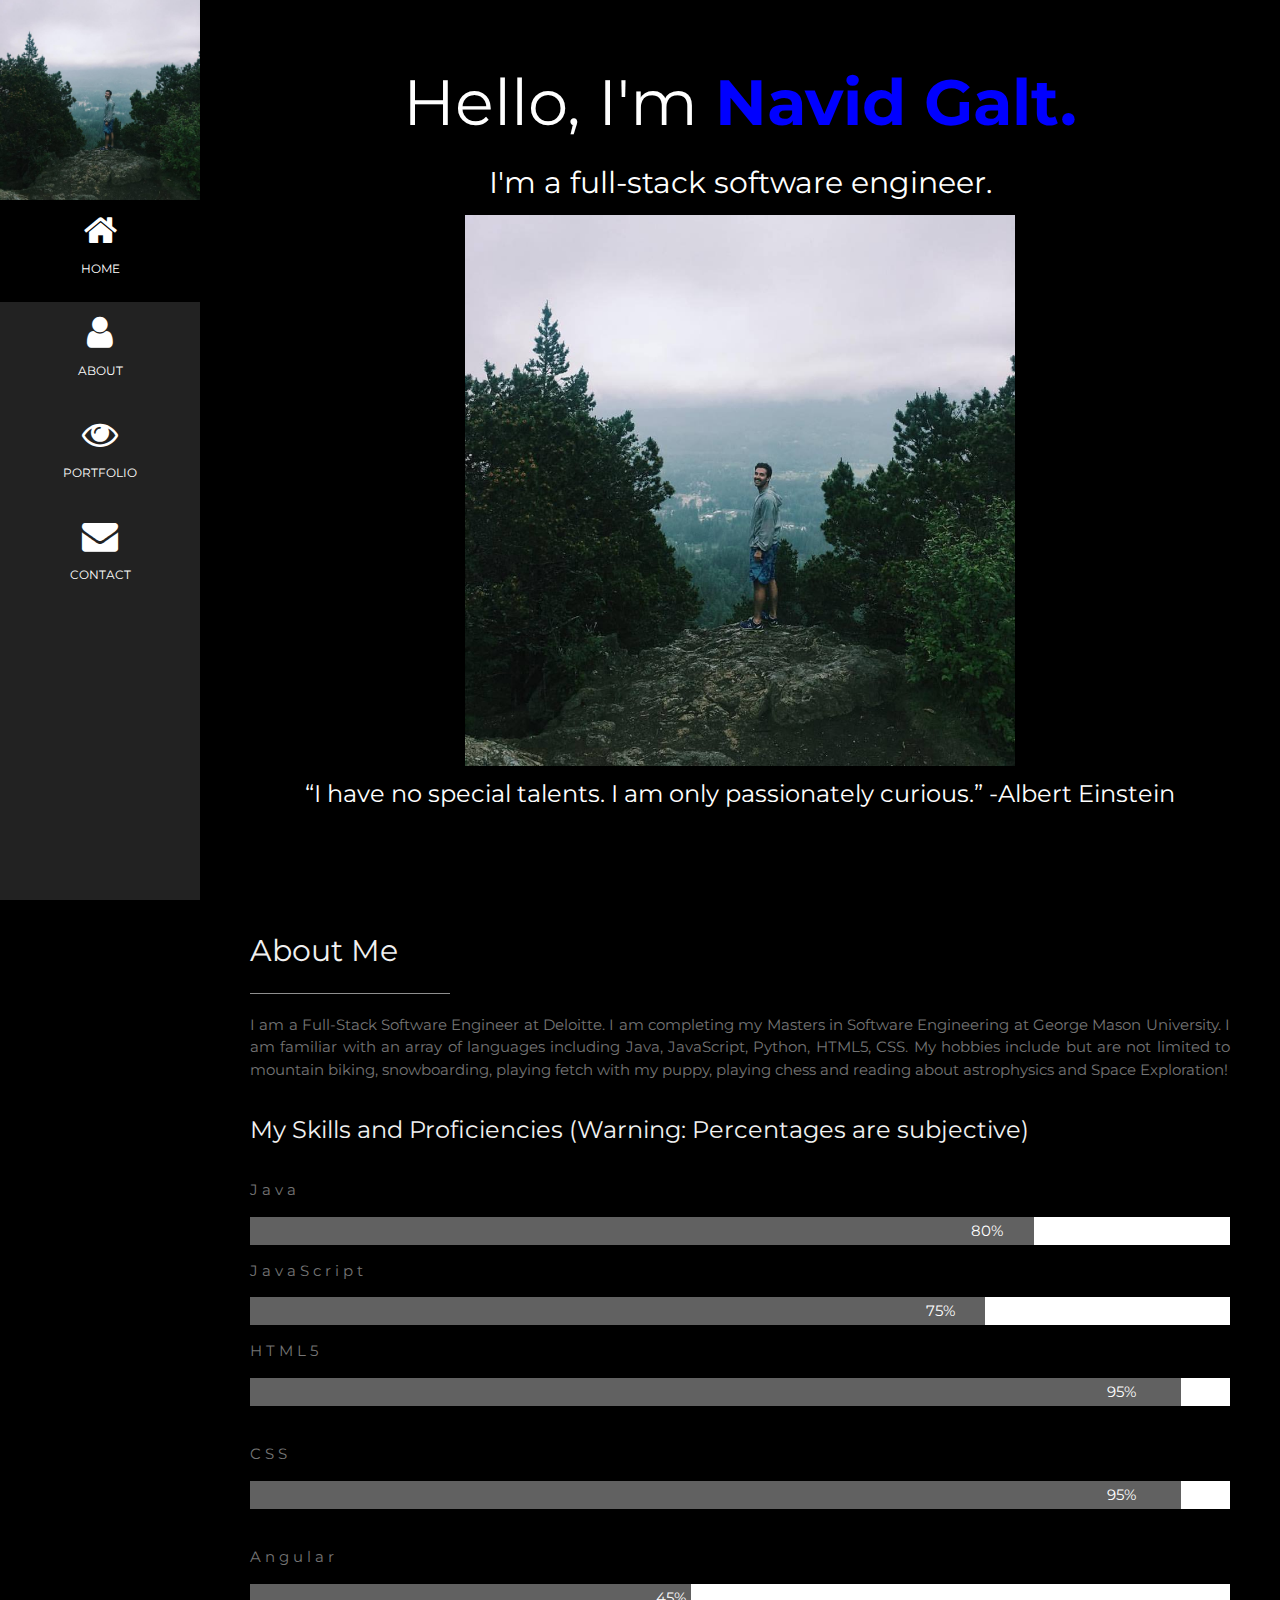
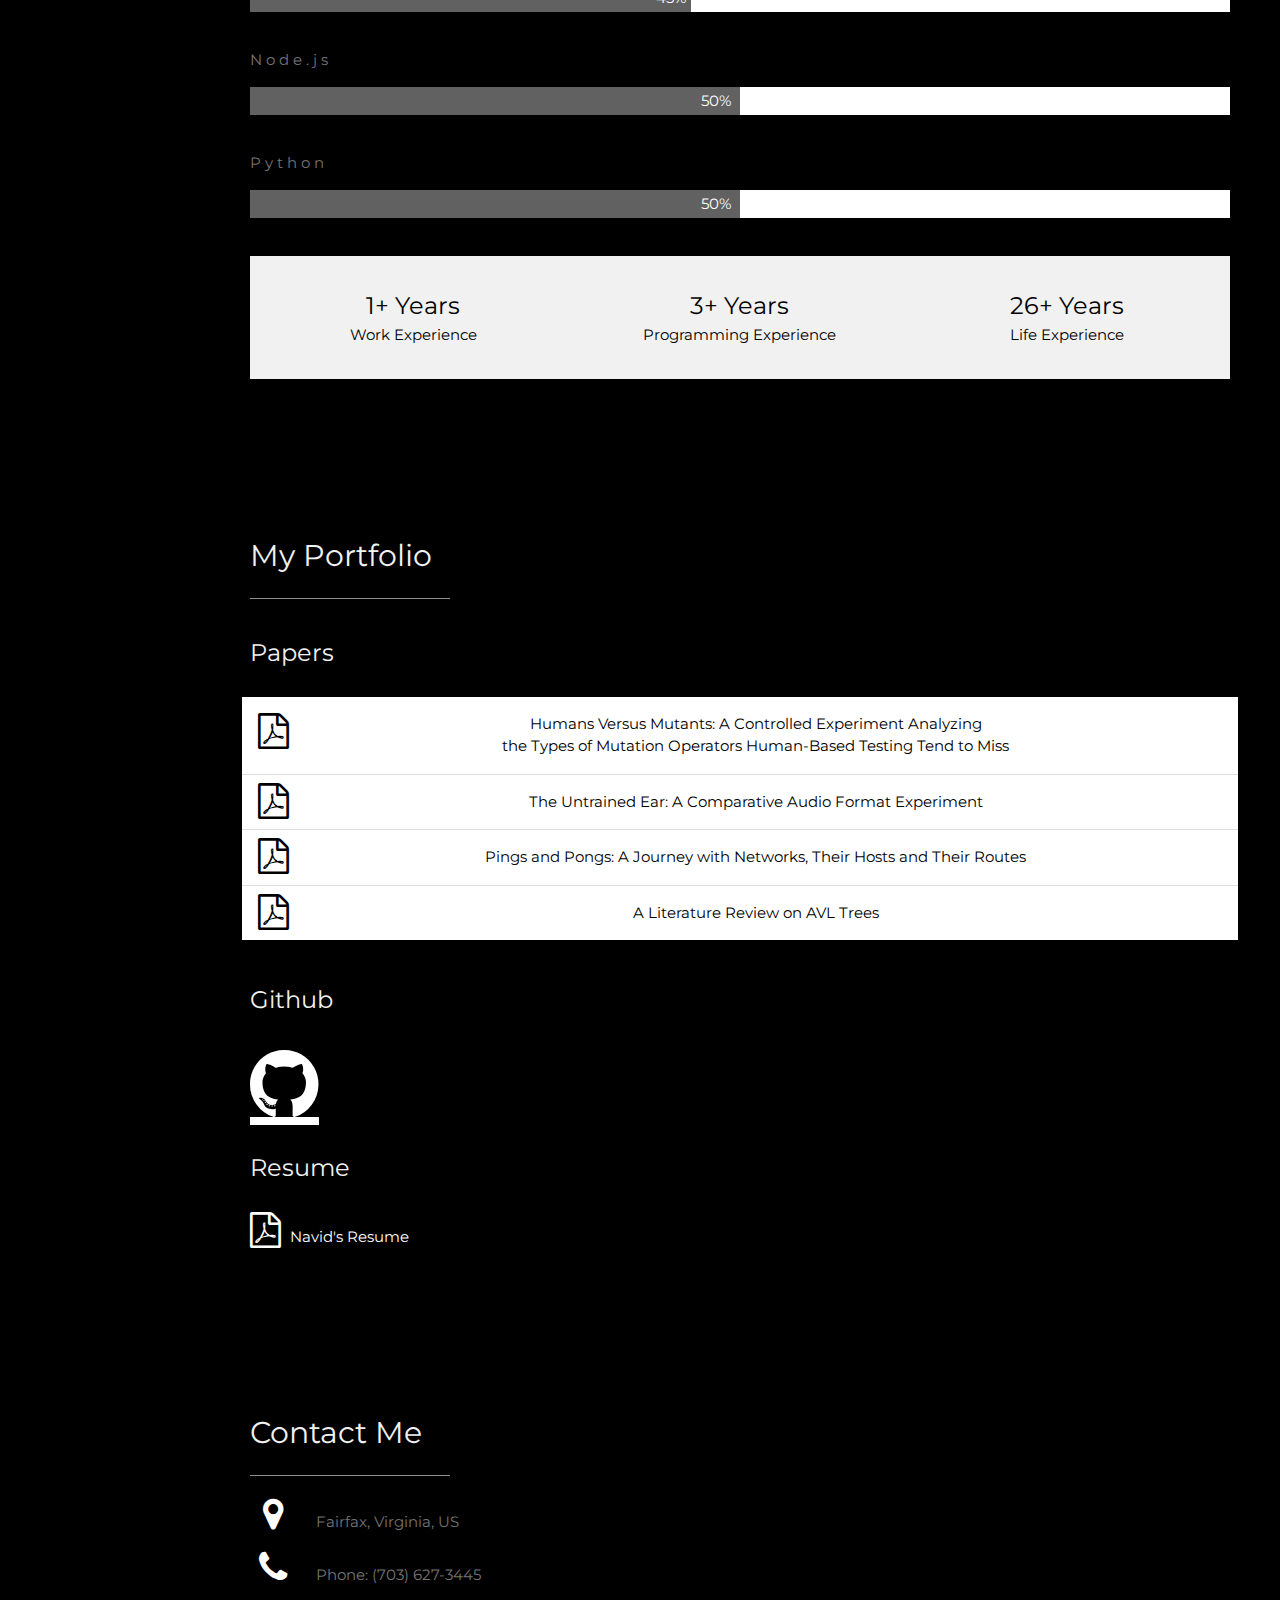
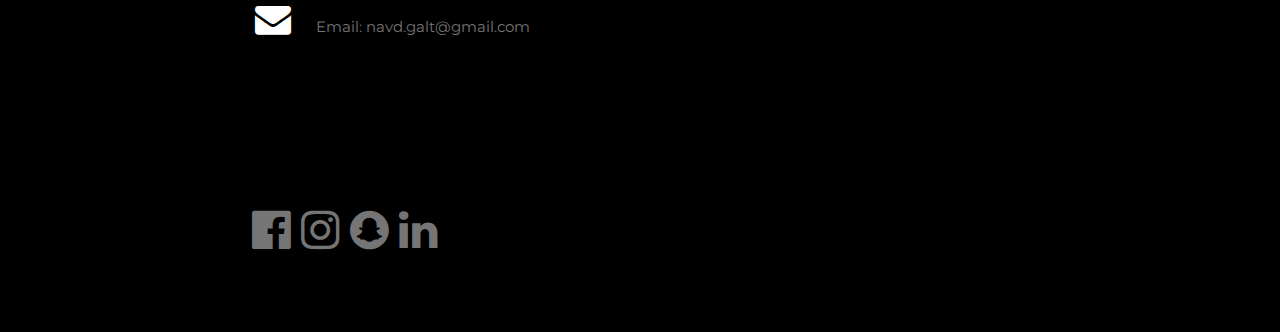
<file: index.html>
<!DOCTYPE html>
<html>
	<head>
		<title>Navid's Website</title>
		<meta charset="UTF-8">
		<meta name="viewport" content="width=device-width, initial-scale=1">
		<link rel="stylesheet" href="css/index.css">
		<link rel="stylesheet" href="https://www.w3schools.com/w3css/4/w3.css">
		<link rel="stylesheet" href="https://fonts.googleapis.com/css?family=Montserrat">
		<link rel="stylesheet" href="https://cdnjs.cloudflare.com/ajax/libs/font-awesome/4.7.0/css/font-awesome.min.css">
		<script src="https://ajax.googleapis.com/ajax/libs/jquery/3.4.1/jquery.min.js"></script>
		<script src="js/script.js"></script>
	</head>
	<body class="w3-black">
		<!-- Icon Bar (Sidebar - hidden on small screens) -->
		<nav class="w3-sidebar w3-bar-block w3-small w3-hide-small w3-center">
			<!-- Avatar image in top left corner -->
			<img src="images/mountain.jpg" style="width:100%">
			<a id="homeTab" href="#" class="w3-bar-item w3-button w3-padding-large w3-hover-black panel-buttons"
			onclick="tabActive(this, 'home')">
				<i class="fa fa-home w3-xxlarge"></i>
				<p>HOME</p>
			</a>
			<a id="aboutTab" href="#about" class="w3-bar-item w3-button w3-padding-large w3-hover-black panel-buttons"
				onclick="tabActive(this, 'about')">
				<i class="fa fa-user w3-xxlarge"></i>
				<p>ABOUT</p>
			</a>
			<a id="photosTab" href="#photos" class="w3-bar-item w3-button w3-padding-large w3-hover-black panel-buttons"
				onclick="tabActive(this, 'photos')">
				<i class="fa fa-eye w3-xxlarge"></i>
				<p>PORTFOLIO</p>
			</a>
			<a id="contactTab" href="#contact" class="w3-bar-item w3-button w3-padding-large w3-hover-black panel-buttons"
				onclick="tabActive(this, 'contact')">
				<i class="fa fa-envelope w3-xxlarge"></i>
				<p>CONTACT</p>
			</a>
		</nav>

		<!-- Navbar on small screens (Hidden on medium and large screens) -->
		<div class="w3-top w3-hide-large w3-hide-medium" id="myNavbar">
			<div class="w3-bar w3-black w3-opacity w3-hover-opacity-off w3-center w3-small">
				<a id="homeTab" href="#" class="w3-bar-item w3-button" style="width:25% !important">HOME</a>
				<a id="aboutTab" href="#about" class="w3-bar-item w3-button" style="width:25% !important">ABOUT</a>
				<a id="photosTab" href="#photos" class="w3-bar-item w3-button" style="width:25% !important">PORTFOLIO</a>
				<a id="contactTab" href="#contact" class="w3-bar-item w3-button" style="width:25% !important">CONTACT</a>
			</div>
		</div>

		<!-- Page Content -->
		<div class="w3-padding-large" id="main">
			<!-- Header/Home -->
			<header class="w3-container w3-padding-32 w3-center w3-black" id="home">
				<h2 class="w3-jumbo"><span class="w3-hide-small">Hello, I'm</span> <span style="color:blue;"><b>Navid Galt.</b></span></h2>
				<h2>I'm a full-stack software engineer.</h2>
				<img src="images/mountain.jpg" alt="boy" class="w3-image" width="550" height="500">
				<h3>
					<q>I have no special talents. I am only passionately curious.</q>
					-Albert Einstein
				</h3>
			</header>

			<!-- About Section -->
			<div class="w3-content w3-justify w3-text-grey w3-padding-64" id="about">
				<h2 class="w3-text-light-grey">About Me</h2>
				<hr style="width:200px" class="w3-opacity">
				<p>I am a Full-Stack Software Engineer at Deloitte. I am completing my Masters in Software Engineering at George
					Mason University. I am familiar with an array of languages including Java, JavaScript, Python, HTML5, CSS.
					My hobbies include but are not limited to mountain biking, snowboarding, playing fetch with my puppy, playing chess and reading about
					astrophysics and Space Exploration!
				</p>
				<h3 class="w3-padding-16 w3-text-light-grey">My Skills and Proficiencies (Warning: Percentages are subjective)
				</h3>
				<p class="w3-wide">Java</p>
				<div class="w3-white">
					<div class="w3-dark-grey" style="height:28px;width:80%"><p class="percentage-text">80%</p></div>
				</div>
				<p class="w3-wide">JavaScript</p>
				<div class="w3-white">
					<div class="w3-dark-grey" style="height:28px;width:75%"><p class="percentage-text">75%</p></div>
				</div>
				<p class="w3-wide">HTML5</p>
				<div class="w3-white">
					<div class="w3-dark-grey" style="height:28px;width:95%"><p class="percentage-text">95%</p></div>
				</div><br>
				<p class="w3-wide">CSS</p>
				<div class="w3-white">
					<div class="w3-dark-grey" style="height:28px;width:95%"><p class="percentage-text">95%</p></div>
				</div><br>
				<p class="w3-wide">Angular</p>
				<div class="w3-white">
					<div class="w3-dark-grey" style="height:28px;width:45%"><p class="percentage-text">45%</p></div>
				</div><br>
				<p class="w3-wide">Node.js</p>
				<div class="w3-white">
					<div class="w3-dark-grey" style="height:28px;width:50%"><p class="percentage-text">50%</p></div>
				</div><br>
				<p class="w3-wide">Python</p>
				<div class="w3-white">
					<div class="w3-dark-grey" style="height:28px;width:50%"><p class="percentage-text">50%</p></div>
				</div><br>

				<div class="w3-row w3-center w3-padding-16 w3-section w3-light-grey">
					<div class="w3-third w3-section">
						<span class="w3-xlarge">1+ Years</span><br>
						Work Experience
					</div>
					<div class="w3-third w3-section">
						<span class="w3-xlarge">3+ Years</span><br>
						Programming Experience
					</div>
					<div class="w3-third w3-section">
						<span class="w3-xlarge">26+ Years</span><br>
						Life Experience
					</div>
				</div>
			</div>

			<!-- Portfolio Section -->
			<div class="w3-padding-64 w3-content" id="photos">
				<h2 class="w3-text-light-grey">My Portfolio</h2>
				<hr style="width:200px" class="w3-opacity">
				<!-- Grid for papers -->
				<h3 class="w3-padding-16 w3-text-light-grey">Papers</h3>
				<div class="w3-row-padding" style="margin:0 -16px">
					<div class="w3-full w3-margin-bottom">
						<ul class="w3-ul w3-white w3-center">
							<li class="w3-padding-16">
								<a href="pdfs/NavidMutationFinalPaper.pdf" target="_blank" class="fa fa-file-pdf-o pdf-icon"></a>
								Humans Versus Mutants: A Controlled Experiment Analyzing <br> the Types of Mutation Operators Human-Based
								Testing Tend to Miss
							</li>
							<li class="w3-padding-16">
								<a href="pdfs/TheUntrainedEar" target="_blank" class="fa fa-file-pdf-o pdf-icon"
									style="line-height:20px;"></a>
								The Untrained Ear: A Comparative Audio Format Experiment
							</li>
							<li class="w3-padding-16">
								<a href="pdfs/PingsAndPongs.pdf" target="_blank" class="fa fa-file-pdf-o pdf-icon"
									style="line-height:20px;"></a>
								Pings and Pongs: A Journey with Networks, Their Hosts and Their Routes
							</li>
							<li class="w3-padding-16">
								<a href="pdfs/AVLTrees.pdf" target="_blank" class="fa fa-file-pdf-o pdf-icon"
									style="line-height:20px;"></a>
								A Literature Review on AVL Trees
							</li>
						</ul>
					</div>
				</div>
	
				<h3 class="w3-padding-16 w3-text-light-grey">Github</h3>
				<a href="https://github.com/NavidG23" class="fa fa-github github-icon"></a>

				<!-- Grid for photos -->
				<h3 class="w3-padding-16 w3-text-light-grey">Resume</h3>
				<a href="pdfs/Navid Programming Resume.pdf" class="fa fa-file-pdf-o pdf-icon"></a>
				<p class="my-resume-text">Navid's Resume</p>
			</div>

			<!-- Contact Section -->
			<div class="w3-padding-64 w3-content w3-text-grey" id="contact">
				<h2 class="w3-text-light-grey">Contact Me</h2>
				<hr style="width:200px" class="w3-opacity">

				<div class="w3-section">
					<p><i class="fa fa-map-marker fa-fw w3-text-white w3-xxlarge w3-margin-right"></i> Fairfax, Virginia, US</p>
					<p><i class="fa fa-phone fa-fw w3-text-white w3-xxlarge w3-margin-right"></i> Phone: (703) 627-3445</p>
					<p><i class="fa fa-envelope fa-fw w3-text-white w3-xxlarge w3-margin-right"> </i> Email: navd.galt@gmail.com</p>
				</div><br>
			</div>

			<!-- Footer -->
			<footer class="w3-content w3-padding-64 w3-text-grey w3-xlarge">
				<a href="https://www.facebook.com/navid.galt" class="fa fa-facebook-official w3-hover-opacity social-media-icons"
					target="_blank"></a>
				<a href="https://www.instagram.com/ngalt23/" class="fa fa-instagram w3-hover-opacity social-media-icons"
					target="_blank"></a>
				<a href="https://www.snapchat.com/add/ngalt" class="fa fa-snapchat w3-hover-opacity social-media-icons"
					target="_blank"></a>
				<a href="https://www.linkedin.com/in/navid-galt-7a39b0bb/"
					class="fa fa-linkedin w3-hover-opacity social-media-icons" target="_blank"></a>
			</footer>
		</div>
	</body>
</html>
</file>
<file: css/index.css>
.w3-row-padding img {
	margin-bottom: 12px !important;
}
/* Set the width of the sidebar to 120px */
.w3-sidebar {
	background: #222 !important;
}

body, h1,h2,h3,h4,h5,h6 {
	font-family: "Montserrat", sans-serif !important;
}

/* Add a left margin to the "page content" that matches the width of the sidebar (120px) */
#main {
	margin-left: 200px !important;
}

/* Remove margins from "page content" on small screens */
@media only screen and (max-width: 600px) {
	#main {
		margin-left: 0 !important;
	}
}

.pdf-icon {
	font-size:36px !important;
	float: left;
}
.pdf-icon:hover {
	font-size:52px !important;
	color: blue;
	margin-right: 10px;
}

.my-resume-text {
	margin-left: 40px;
	line-height: 40px;
}

.github-icon {
	font-size:80px !important;
	color:white;
}

.github-icon:hover {
	font-size:100px !important;
	color:blue;
}

.social-media-icons {
	text-decoration: none;
	font-size: 45px !important;
	margin: 2px;
}
.social-media-icons:hover {
	font-size: 65px !important;
}

.panel-buttons:active {
	background-color: black;
}

body,h1,h2,h3,h4,h5,h6 {
	font-family: "Montserrat", sans-serif;
}
.w3-row-padding img {
	margin-bottom: 12px;
}
/* Set the width of the sidebar to 120px */
.w3-sidebar {
	width: 120px;
	background: #222;
}
/* Add a left margin to the "page content" that matches the width of the sidebar (120px) */
#main {
	margin-left: 120px;
}
.percentage-text {
	padding-left:92%;
	padding-top:3px;
}
/* Remove margins from "page content" on small screens */
@media only screen and (max-width: 600px) {
	#main {
		margin-left: 0;
	}
	.percentage-text {
		padding-left:75%;
		padding-top:3px;
	}
}
</file>
